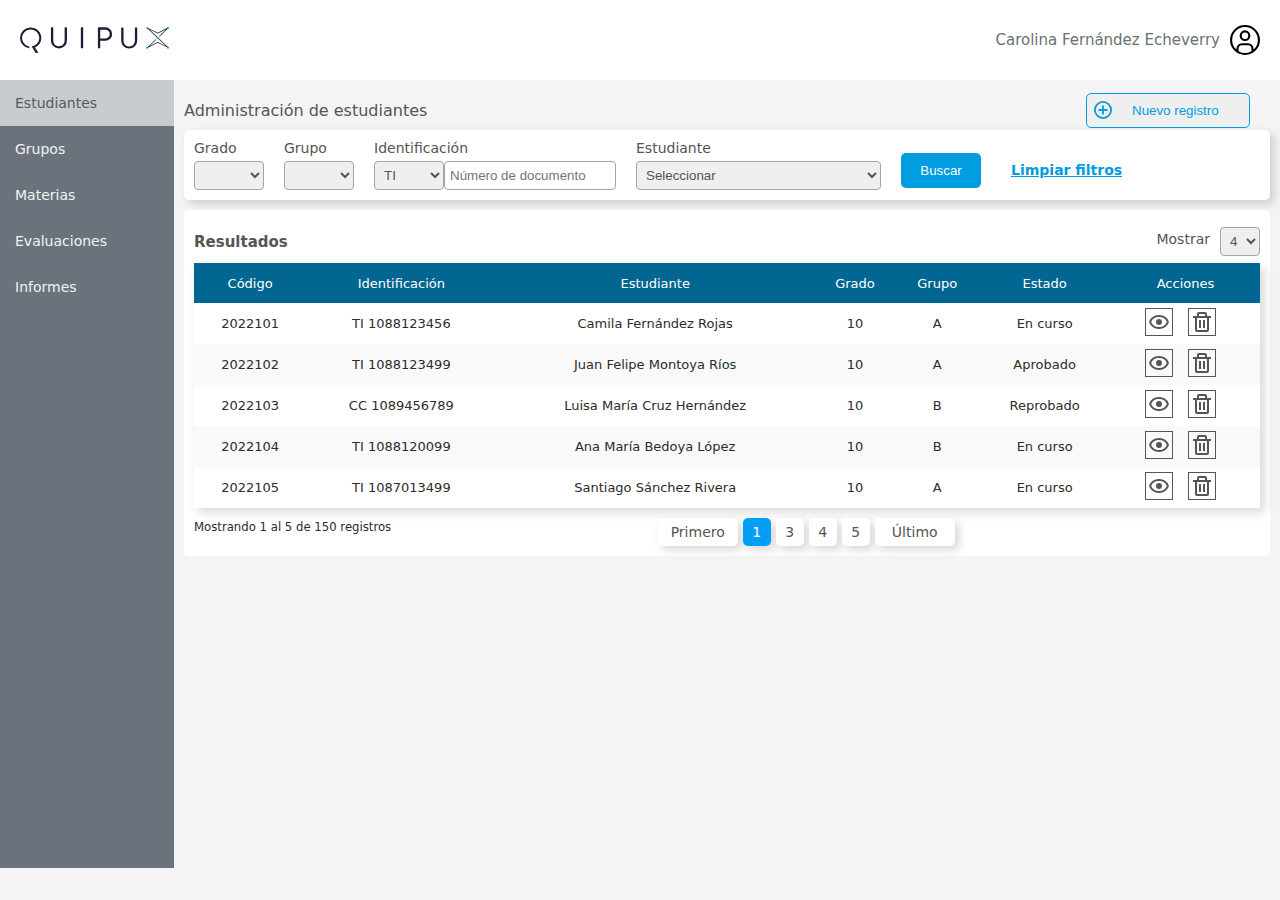
<file: index.html>
<!DOCTYPE html>
<html lang="en">

<head>
    <meta charset="UTF-8">
    <meta name="viewport" content="width=device-width, initial-scale=1.0">
    <title>Estudiantes</title>
    <link rel="stylesheet" href="css/header_nav.css">
    <link rel="stylesheet" href="css/main_forms.css">
    <link rel="stylesheet" href="css/modal_flotante.css">
    <link rel="stylesheet" href="css/tabla_main.css">
</head>

<body>
    <!-- Contendio del header -->
    <header>
        <img src="imagenes/logo-quipux.svg" alt="Logo de Quipux" title="Logo de Quipux" class="logo_quipux">
        <div class="usuario_info">
            <h2>Carolina Fernández Echeverry</h2>
            <img src="imagenes/ic-user-circle.svg" alt="Icono del usuario" title="Logo del usuario"
                class="logo_usuario">
        </div>
    </header>

    <!-- Menu, lo encerre en un div "Container" con el fin de alinearlo con el main-->
    <div class="container">
        <nav>
            <ul>
                <li><a href="index.html" class="active">Estudiantes</a></li>
                <li><a href="#">Grupos</a></li>
                <li><a href="#">Materias</a></li>
                <li><a href="#">Evaluaciones</a></li>
                <li><a href="#">Informes</a></li>
            </ul>
        </nav>

        <!-- Contendio principal (la tabla como tal) -->
        <main>
            <!-- primer apartado, lo encerre en "Agrupador" con el fin de manetener limites y el fondo -->
            <div class="agrupador">
                <div class="superior">
                    <h1>Administración de estudiantes</h1>
                    <button type="button" aria-label="Agregar Nuevo registro" onclick="window.location.href='buscar_estudiante.html'">
                        <img src="imagenes/ic-plus-circle.svg" alt="Agregar nuevo registro" title="Nuevo registro"> Nuevo registro
                    </button>
                    
                </div>

                <!-- Barra de busqueda -->
                <div class="form_contenedor">
                    <form>
                        <div class="grado_contenedor">
                            <label for="grado">Grado</label>
                            <select name="grado" id="grado">
                                <option value="" disabled selected></option>
                                <option value="1">1°</option>
                                <option value="2">2°</option>
                                <option value="3">3°</option>
                            </select>
                        </div>

                        <div class="grupo_contenedor">
                            <label for="grupo">Grupo</label>
                            <select name="grupo" id="grupo">
                                <option value="" disabled selected></option>
                                <option value="A">Grupo A</option>
                                <option value="B">Grupo B</option>
                                <option value="C">Grupo C</option>
                            </select>
                        </div>

                        <div class="documento_contenedor">
                            <label for="documento">Identificación</label>
                            <div>
                                <select name="tipo_documento" id="tipo_documento">
                                    <option value="TI">TI</option>
                                    <option value="CE">CE</option>
                                    <option value="CC">CC</option>
                                </select>
                                <input type="number" name="numero_documento" placeholder="Número de documento">
                            </div>
                        </div>

                        <div class="estudiante_contenedor">
                            <label for="estudiante">Estudiante</label>
                            <select name="estudiante" id="estudiante">
                                <option value="" disabled selected>Seleccionar</option>
                                <option value="1">Juan Pérez</option>
                                <option value="2">María López</option>
                                <option value="3">Carlos Martínez</option>
                                <option value="4">Ana García</option>
                                <option value="5">Luis Fernández</option>
                                <option value="6">Sofía Ramírez</option>
                                <option value="7">Diego Torres</option>
                            </select>
                        </div>

                        <button type="button" aria-label="Buscar registro">Buscar</button>
                        <b><u>Limpiar filtros</u></b>
                    </form>
                </div>

                <!-- Tabla de estudiantes -->
                <div class="contenedor_tabla">
                    <div class="resultados">
                        <h2>Resultados</h2>
                        <div>
                            <label for="reultado">Mostrar</label>
                            <select name="resultado" id="resultado">
                                <option value="1">1</option>
                                <option value="2">2</option>
                                <option value="3">3</option>
                                <option value="4" selected>4</option>
                            </select>
                        </div>
                    </div>

                    <div>
                        <table>
                            <thead>
                                <tr>
                                    <th>Código</th>
                                    <th>Identificación</th>
                                    <th>Estudiante</th>
                                    <th>Grado</th>
                                    <th>Grupo</th>
                                    <th>Estado</th>
                                    <th>Acciones</th>
                                </tr>
                            </thead>
                            <tbody>
                                <tr>
                                    <td>2022101</td>
                                    <td>TI 1088123456</td>
                                    <td>Camila Fernández Rojas</td>
                                    <td>10</td>
                                    <td>A</td>
                                    <td>En curso</td>
                                    <td class="acciones">
                                        <a href="buscar_estudiante.html" class="editar">
                                            <img src="imagenes/ic-show.svg" alt="Ver detalle"
                                                title="Ver detalle de Camila Fernández Rojas">
                                        </a>
                                        <a href="#" class="eliminar" onclick="openModal('a Camila Fernández Rojas')">
                                            <img src="imagenes/ic-trash.svg" alt="Eliminar"
                                                title="Eliminar registro de Camila Fernández Rojas">
                                        </a>
                                    </td>
                                </tr>
                                <tr>
                                    <td>2022102</td>
                                    <td>TI 1088123499</td>
                                    <td>Juan Felipe Montoya Ríos</td>
                                    <td>10</td>
                                    <td>A</td>
                                    <td>Aprobado</td>
                                    <td class="acciones">
                                        <a href="buscar_estudiante.html" class="editar">
                                            <img src="imagenes/ic-show.svg" alt="Ver detalle"
                                                title="Ver detalle de Juan Felipe Montoya Ríos">
                                        </a>
                                        <a href="#" class="eliminar" onclick="openModal(' a Juan Felipe Montoya Ríos')">
                                            <img src="imagenes/ic-trash.svg" alt="Eliminar"
                                                title="Eliminar registro de Juan Felipe Montoya Ríos">
                                        </a>
                                    </td>
                                </tr>
                                <tr>
                                    <td>2022103</td>
                                    <td>CC 1089456789</td>
                                    <td>Luisa María Cruz Hernández</td>
                                    <td>10</td>
                                    <td>B</td>
                                    <td>Reprobado</td>
                                    <td class="acciones">
                                        <a href="buscar_estudiante.html" class="editar">
                                            <img src="imagenes/ic-show.svg" alt="Ver registro"
                                                title="Ver registro de Luisa María Cruz Hernández">
                                        </a>
                                        <a href="#" class="eliminar"
                                            onclick="openModal('a Luisa María Cruz Hernández')">
                                            <img src="imagenes/ic-trash.svg" alt="Eliminar"
                                                title="Eliminar registro de Luisa María Cruz Hernández">
                                        </a>
                                    </td>
                                </tr>
                                <tr>
                                    <td>2022104</td>
                                    <td>TI 1088120099</td>
                                    <td>Ana María Bedoya López</td>
                                    <td>10</td>
                                    <td>B</td>
                                    <td>En curso</td>
                                    <td class="acciones">
                                        <a href="buscar_estudiante.html" class="editar">
                                            <img src="imagenes/ic-show.svg" alt="Ver registro de"
                                                title="Ver registro de Ana María Bedoya López">
                                        </a>
                                        <a href="#" class="eliminar" onclick="openModal('a Ana María Bedoya López')">
                                            <img src="imagenes/ic-trash.svg" alt="Eliminar"
                                                title="Eliminar registro de Ana María Bedoya López">
                                        </a>
                                    </td>
                                </tr>
                                <tr>
                                    <td>2022105</td>
                                    <td>TI 1087013499</td>
                                    <td>Santiago Sánchez Rivera</td>
                                    <td>10</td>
                                    <td>A</td>
                                    <td>En curso</td>
                                    <td class="acciones">
                                        <a href="buscar_estudiante.html" class="editar">
                                            <img src="imagenes/ic-show.svg" alt="Ve registro"
                                                title="Ver registro de Santiago Sánchez Rivera">
                                        </a>
                                        <a href="#" class="eliminar" onclick="openModal('a Santiago Sánchez Rivera')">
                                            <img src="imagenes/ic-trash.svg" alt="Eliminar"
                                                title="Eliminar registro de Santiago Sánchez Rivera">
                                        </a>
                                    </td>
                                </tr>
                            </tbody>
                        </table>
                    </div>

                    <!-- Este apartado es de la ventana flotante cuando se da click a "Eliminar registro" -->
                    <div id="modal" class="modal">
                        <div class="modal_contenedor">
                            <span class="close" onclick="closeModal()">&times;</span>
                            <p id="modal_text"></p>
                            <hr>
                            <p>¿Estás seguro que deseas eliminar el registro del estudiante?</p>
                            <div class="botones">
                                <button onclick="closeModal()" class="btn_no"
                                    aria-label="No, eliminar registro">No</button>
                                <button  onclick="confirmDelete()" class="btn_si" aria-label="Si, eliminar registro">Sí,
                                    eliminar</button>
                            </div>
                        </div>
                    </div>

                    <!-- Esto es lo ultimo que se ve del main (Parte inferior despues de la tabla) -->
                    <div class="inferior">
                        <h3>Mostrando 1 al 5 de 150 registros</h3>

                        <div class="paginacion">
                            <a href="#" class="primero">Primero</a>
                            <a href="#" class="pagina activa">1</a>
                            <a href="#" class="pagina">3</a>
                            <a href="#" class="pagina">4</a>
                            <a href="#" class="pagina">5</a>
                            <a href="#" class="ultimo">Último</a>
                        </div>
                    </div>
                </div>
            </div>
        </main>
    </div>

    <!-- Este scrip es para hacer aparecer y desaparecer el modal -->
    <script src="js/modal_flotante.js"></script>
</body>

</html>
</file>
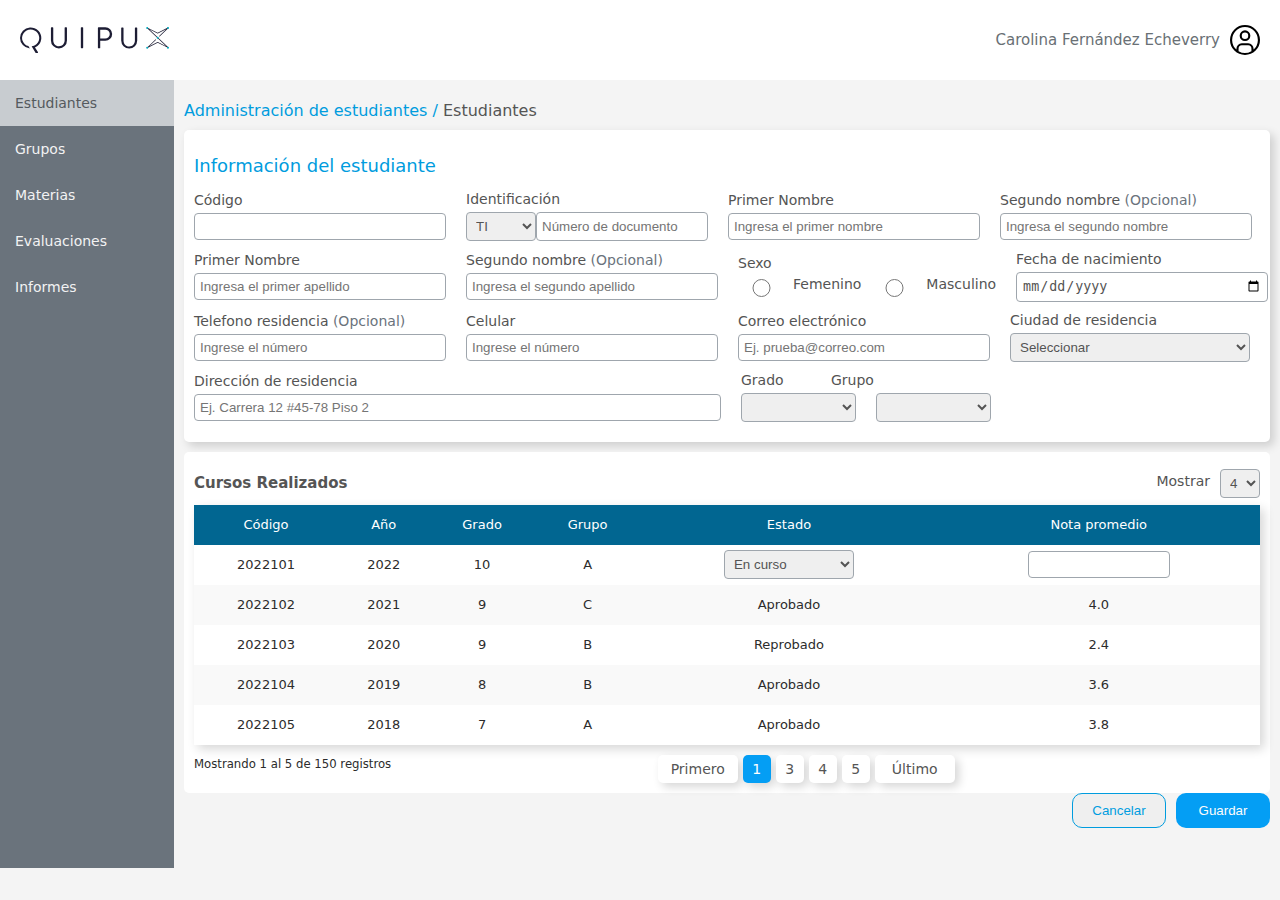
<file: buscar_estudiante.html>
<!DOCTYPE html>
<html lang="en">

<head>
    <meta charset="UTF-8">
    <meta name="viewport" content="width=device-width, initial-scale=1.0">
    <title>Registro Estudiantes</title>
    <link rel="stylesheet" href="css/estilosbuscador.css">
    <link rel="stylesheet" href="css/header_nav.css">
    <link rel="stylesheet" href="css/main_forms.css">
    <link rel="stylesheet" href="css/tabla_main.css">
</head>

<body>
    <!-- Contendio del header -->
    <header>
        <img src="imagenes/logo-quipux.svg" alt="Logo de Quipux" title="Logo de Quipux" class="logo_quipux">
        <div class="usuario_info">
            <h2>Carolina Fernández Echeverry</h2>
            <img src="imagenes/ic-user-circle.svg" alt="Icono del usuario" title="Logo del usuario"
                class="logo_usuario">
        </div>
    </header>

    <!-- Menu, lo encerre en un div "Container" con el fin de alinearlo con el main-->
    <div class="container">
        <nav>
            <ul>
                <li><a href="index.html" class="active">Estudiantes</a></li>
                <li><a href="#">Grupos</a></li>
                <li><a href="#">Materias</a></li>
                <li><a href="#">Evaluaciones</a></li>
                <li><a href="#">Informes</a></li>
            </ul>
        </nav>

        <!-- Contendio principal (la tabla como tal) -->
        <main>
            <!-- primer apartado, lo encerre en "Agrupador" con el fin de manetener limites y el fondo -->
            <div class="agrupador">
                <div class="superior">
                    <h1 id="texto_principal">
                        <span class="administracion">Administración de estudiantes / </span>
                        <span class="estudiantes">Estudiantes</span>
                    </h1>
                </div>

                <!-- Barra de registro -->
                <div class="form_contenedor">
                    <h2>Información del estudiante</h2>
                    <form>
                        <div class="codigo_contenedor">
                            <label for="codigo">Código</label>
                            <input type="number" name="codigo">
                        </div>

                        <div class="documento_contenedor">
                            <label for="documento">Identificación</label>
                            <div>
                                <select name="tipo_documento" id="tipo_documento">
                                    <option value="TI">TI</option>
                                    <option value="CE">CE</option>
                                    <option value="CC">CC</option>
                                </select>
                                <input type="number" name="numero_documento" placeholder="Número de documento">
                            </div>
                        </div>

                        <div class="primer_nombre">
                            <label for="nombre1">Primer Nombre</label>
                            <input type="text" name="nombre1" placeholder="Ingresa el primer nombre">
                        </div>

                        <div class="segundo_nombre">
                            <label for="nombr2">Segundo nombre <span>(Opcional)</span></label>
                            <input type="text" name="nombr2" placeholder="Ingresa el segundo nombre">
                        </div>
                    </form>

                    <form>
                        <div class="primer_apellido">
                            <label for="apellido1">Primer Nombre</label>
                            <input type="text" name="apellido1" placeholder="Ingresa el primer apellido">
                        </div>

                        <div class="segundo_apellido">
                            <label for="apellido2">Segundo nombre <span>(Opcional)</span></label>
                            <input type="text" name="apellido2" placeholder="Ingresa el segundo apellido">
                        </div>

                        <div class="genero_contenedor">
                            <label for="genero">Sexo</label>
                            <div>
                                <input type="radio" name="genero" value="femenino">
                                <label for="femenino">Femenino</label>

                                <input type="radio" name="genero" value="masculino">
                                <label for="masculino">Masculino</label>
                            </div>
                        </div>

                        <div class="contenedor_fecha">
                            <label for="fecha">Fecha de nacimiento</label>
                            <input type="date" name="fecha">
                        </div>
                    </form>

                    <form>
                        <div class="contenedor_telefono">
                            <label for="telefono">Telefono residencia <span>(Opcional)</span></label>
                            <input type="number" name="telefono" placeholder="Ingrese el número">
                        </div>

                        <div class="contenedor_celular">
                            <label for="celular">Celular</label>
                            <input type="number" name="celular" placeholder="Ingrese el número">
                        </div>

                        <div class="contenedor_email">
                            <label for="correo">Correo electrónico</label>
                            <input type="email" name="correo" placeholder="Ej. prueba@correo.com">
                        </div>

                        <div class="contenedor_residencia">
                            <label for="residencia">Ciudad de residencia</label>
                            <select name="residencia" id="residencia">
                                <option value="" disabled selected>Seleccionar</option>
                                <option value="bogota">Bogotá</option>
                                <option value="medellin">Medellín</option>
                                <option value="cali">Cali</option>
                                <option value="barranquilla">Barranquilla</option>
                                <option value="cartagena">Cartagena</option>
                            </select>
                        </div>
                    </form>

                    <form>
                        <div class="contenedor_direccion">
                            <label for="direccion">Dirección de residencia</label>
                            <input type="text" name="direccion" placeholder="Ej. Carrera 12 #45-78 Piso 2">
                        </div>

                        <div class="grado_contenedor">
                            <label for="grado">Grado</label>
                            <select name="grado" id="grado">
                                <option value="" disabled selected></option>
                                <option value="1">1°</option>
                                <option value="2">2°</option>
                                <option value="3">3°</option>
                            </select>
                        </div>

                        <div class="grupo_contenedor">
                            <label for="grupo">Grupo</label>
                            <select name="grupo" id="grupo">
                                <option value="" disabled selected></option>
                                <option value="A">Grupo A</option>
                                <option value="B">Grupo B</option>
                                <option value="C">Grupo C</option>
                            </select>
                        </div>
                    </form>
                </div>

                <!-- Tabla de estudiantes -->
                <div class="contenedor_tabla">
                    <div class="resultados">
                        <h2>Cursos Realizados</h2>
                        <div>
                            <label for="reultado">Mostrar</label>
                            <select name="resultado" id="resultado">
                                <option value="1">1</option>
                                <option value="2">2</option>
                                <option value="3">3</option>
                                <option value="4" selected>4</option>
                            </select>
                        </div>
                    </div>

                    <div>
                        <table>
                            <thead>
                                <tr>
                                    <th>Código</th>
                                    <th>Año</th>
                                    <th>Grado</th>
                                    <th>Grupo</th>
                                    <th>Estado</th>
                                    <th>Nota promedio</th>
                                </tr>
                            </thead>
                            <tbody>
                                <tr>
                                    <td>2022101</td>
                                    <td>2022</td>
                                    <td>10</td>
                                    <td>A</td>
                                    <td>
                                        <select name="estado">
                                            <option value="en curso" selected>En curso</option>
                                            <option value="aprobado">Aprobado</option>
                                            <option value="reprobado">Reprobado</option>
                                        </select>
                                    </td>
                                    <td>
                                        <input type="number" name="nota" id="nota">
                                    </td>
                                </tr>
                                <tr>
                                    <td>2022102</td>
                                    <td>2021</td>
                                    <td>9</td>
                                    <td>C</td>
                                    <td>Aprobado</td>
                                    <th>4.0</th>
                                </tr>
                                <tr>
                                    <td>2022103</td>
                                    <td>2020</td>
                                    <td>9</td>
                                    <td>B</td>
                                    <td>Reprobado</td>
                                    <th>2.4</th>
                                </tr>
                                <tr>
                                    <td>2022104</td>
                                    <td>2019</td>
                                    <td>8</td>
                                    <td>B</td>
                                    <td>Aprobado</td>
                                    <th>3.6</th>
                                </tr>
                                <tr>
                                    <td>2022105</td>
                                    <td>2018</td>
                                    <td>7</td>
                                    <td>A</td>
                                    <td>Aprobado</td>
                                    <th>3.8</th>
                                </tr>
                            </tbody>
                        </table>

                        <!-- Esto es lo ultimo que se ve del main (Parte inferior despues de la tabla) -->
                        <div class="inferior">
                            <h3>Mostrando 1 al 5 de 150 registros</h3>

                            <div class="paginacion">
                                <a href="#" class="primero">Primero</a>
                                <a href="#" class="pagina activa">1</a>
                                <a href="#" class="pagina">3</a>
                                <a href="#" class="pagina">4</a>
                                <a href="#" class="pagina">5</a>
                                <a href="#" class="ultimo">Último</a>
                            </div>
                        </div>
                    </div>
                </div>
            </div>

            <!-- Botonoes de la parte inferior derecha dle main -->
            <div class="butonns">
                <button type="button" class="btn_cancelar" aria-label="Boton para cancelar">Cancelar</button>
                <button type="button" class="btn_guardar" aria-label="Boton para guardar">Guardar</button>
            </div>
        </main>
    </div>
</body>

</html>
</file>
<file: css/header_nav.css>
body {
    margin: 0;
    padding: 0;
    background-color: #F4F4F4;
    font-size: 10px;
    font-family: system-ui, -apple-system, BlinkMacSystemFont, 'Segoe UI', Roboto, Oxygen, Ubuntu, Cantarell, 'Open Sans', 'Helvetica Neue', sans-serif;
}

/* Estilos al encabezado, logo, nombre y perfil */
header {
    display: flex;
    justify-content: space-between;
    align-items: center;
    padding: 20px;
    background-color: #FFFFFF;
    height: 40px;
}

.logo_quipux {
    width: 12%;
    height: auto;
}

.usuario_info {
    display: flex;
    align-items: center;
}

.usuario_info h2 {
    margin-right: 10px;
    font: normal normal medium 14px/18px Montserrat;
    color: #697075;
    font-weight: normal;
}

.logo_usuario {
    width: 30px;
    height: auto;
}

/* Estilos a la barra de navegacion */
nav {
    margin: 0;
    background-color: #6A737C;
    width: 270px;
    height: 87.5vh;
    /* Esto lo hice para que ocupe toda la ventana pero no agregue scroll (tener en cuenta para responsive*/
    position: relative;
}

nav ul {
    list-style-type: none;
    padding: 0;
    margin: 0;
}

nav ul li {
    padding: 0;
}

nav ul li a {
    display: block;
    padding: 15px;
    color: #F2F2F3;
    font-size: 14px;
    text-decoration: none;
    background-color: #6A737C;
    transition: background-color 0.3s ease;
}

nav ul li a:hover {
    background-color: #C8CCD0;
    color: #555A5E;
}

nav ul li a.active {
    background-color: #C8CCD0;
    color: #555A5E;
}
</file>
<file: css/main_forms.css>
/* El container lo que hace es que el nav y el main esten uno al lado del otro */
.container {
    display: flex;
}

/* El agrupador hace que los elementos dentro del main, mantengan las mismas distancias y margenes */
.agrupador {
    margin: 10px, 10px, 10px, 0px;
}

main {
    padding: 10px;
}

/* Estilos para la primer fila del main */
.superior {
    display: flex;
    align-items: center;
    width: 100%;
}

.superior h1 {
    color: #555555;
    font-weight: normal;
    font-size: 16px;
}

.superior button {
    position: absolute;
    display: flex;
    gap: 20px;
    align-items: center;
    right: 30px;
    padding: 7px;
    border-radius: 5px;
    border: 1px solid #009CDE;
    color: #009DE0;
    cursor: pointer;
    width: 164px;
    height: 35px;
}

/* Estilos para la segunda fila del main (Barra de filtros)*/
.form_contenedor {
    top: 124px;
    left: 275px;
    width: 1066px;
    border-radius: 3px;
    background-color: #FFFFFF;
    padding: 10px;
    border-radius: 5px;
    box-shadow: 4px 4px 10px #00000029;
}

.form_contenedor form {
    display: flex;
    gap: 20px;
    align-items: center;
}

/* Aca ajusto los tamoños del grupo, grado y tipo de documento */
.grado_contenedor,
.grupo_contenedor,
.documento_contenedor select {
    width: 70px;
}

/* Con esto logro que el select y el input quede uno al lado del otro */
.documento_contenedor div {
    display: flex;
}

/* Esto hace que los label queden encima de los input y el select */
label {
    color: #545454;
    font-size: 14px;
    display: block;
    margin-bottom: 5px;
}

.documento_contenedor input {
    width: 160px;
}

.estudiante_contenedor {
    width: 245px;
}

select,
input {
    width: 100%;
    padding: 5px;
    border: 1px solid #9FA6AD;
    border-radius: 4px;
    color: #545454;
    ;
}

.form_contenedor button {
    width: 80px;
    height: 35px;
    background-color: #009DE0;
    color: #FCFCFC;
    border-radius: 5px;
    border: none;
    margin-top: 10px;
}

.form_contenedor u {
    color: #009CDE;
    font-size: 14px;
    margin-top: 10px;
    margin-left: 10px;
    display: inline-block;
}
</file>
<file: css/modal_flotante.css>
.modal {
    display: none;     /* Oculta por defecto */
    position: fixed;     /* Lo pone de manera fija */
    z-index: 1;     /*Esto lo que hace es que se pone encima de los contenidos   */
    left: 0;
    top: 0;
    width: 100%;
    height: 100%;
    background-color: rgba(0, 0, 0, 0.6);
}

/* El modal es la ventana flotante que aparece al dar en eliminar */
.modal_contenedor {
    background-color: #FFFFFF;
    margin: 15% auto;
    padding: 15px;
    width: 335px;
    height: 175px;
    font-size: 18px;
    border: 1px solid #0000003B;
    color: #2C2C2C;
    font-weight: normal;
}

/* Boton de cerar "X" */
.close {
    color: #aaa;
    float: right;
    font-size: 20px;
    font-weight: bold;
    cursor: pointer;
}

/* Estilos de botonos "Eliminar y no eliminar" */
.botones {
    display: flex;
    justify-content: flex-end;
    gap: 20px;
}

.btn_no {
    width: 50px;
    height: 35px;
    font-size: 14px;
    border-radius: 5px;
    border: 1px solid #009CDE;
    color: #009DE0;
}

.btn_si {
    width: 110px;
    height: 35px;
    font-size: 14px;
    background-color: #009CDE;
    color: #FCFCFC;
    border: none;
    border-radius: 5px;
}
</file>
<file: css/tabla_main.css>
/* Estilos de la tabla del main */
.contenedor_tabla {
    margin-top: 10px;
    top: 124px;
    left: 275px;
    width: 1066px;
    border-radius: 3px;
    background-color: #FFFFFF;
    padding: 10px;
    border-radius: 5px;
}

.resultados {
    display: flex;
    justify-content: space-between;
    align-items: center;
    text-align: end;
}

.resultados h2 {
    color: #555555;
    font: normal normal medium 18px/20px Montserrat;
}

.resultados div {
    display: flex;
    gap: 10px;
    align-items: center;
}

table {
    width: 100%;
    border-collapse: collapse;
    box-shadow: 4px 4px 10px #00000029;
    color: #2C2C2C;
}

thead {
    background-color: #016691;
    color: #FFFFFF;
    font-size: 15px;
}

th,
td {
    font-size: 13px;
    border: none;
    padding: 5px;
    text-align: center;
    height: 30px;
    font-weight: normal;
}

tbody tr:nth-child(even) {
    background-color: #F9F9F9;
    /* Esto hace que el color sea en filas alternas */
}

tbody tr:hover {
    background-color: #e6f7ff;
}

.acciones a img {
    width: 20px;
    height: 20px;
    margin-right: 10px;
    border: 1px solid #555555;
    padding: 3px;
    transition: 0.5s;
}

.acciones a img:hover {
    width: 23px;
    height: 23px;
}

.acciones a {
    text-decoration: none;
}

/* Estos son estilos despues de la tabla */
.inferior {
    display: flex;
    gap: 25%;
    align-items: center;
}

.inferior h3 {
    color: #2C2C2C;
    font-weight: normal;
    opacity: 1;
}

.paginacion {
    display: flex;
    justify-content: center;
    align-items: center;
    margin-top: 10px;
    gap: 5px;
}

.paginacion a {
    font-size: 14px;
    text-decoration: none;
    color: #555555;
    padding: 10px;
    width: 8px;
    height: 8px;
    display: flex;
    justify-content: center;
    align-items: center;
    border-radius: 5px;
    background-color: #FFFFFF;
    box-shadow: 4px 4px 10px #00000029;
}

.paginacion .activa {
    background-color: #049EF4;
    color: #FFFFFF;
    border: none;
}

.paginacion .primero,
.paginacion .ultimo {
    width: 60px;
    padding: 10px;
}
</file>
<file: css/estilosbuscador.css>
/* Los estilos de este archivo, seran estilos complementarios para el html "buscar_estudiante.html */
.administracion {
    color: #009CDE;
    font-size: 16px;
    font-weight: normal;
}

.estudiantes {
    color: #555555;
    font-size: 16px;
    font-weight: normal;
}

/* Estilos del primer bloque del registro de un estudiante */
.form_contenedor form {
    margin-bottom: 10px;
}

.form_contenedor placeholder,
.form_contenedor span {
    color: #6A737C;
}

.form_contenedor label {
    color: #545454;
}

.form_contenedor h2 {
    color: #009CDE;
    font-size: 18px;
    font-weight: normal;
}

.genero_contenedor div {
    display: flex;
    gap: 10px;
}

input[type="number"],
input[type="text"],
input[type="date"],
input[type="email"],
select[name="residencia"] {
    width: 240px;
}

input[type="radio"] {
    width: 37px;
}

.contenedor_direccion input {
    width: 515px;
}

.grado_contenedor select {
    width: 115px;
}

.grupo_contenedor select {
    width: 115px;
    margin-left: 45px;
}

/* Pequeños estilos para los inputs de la tabla  */
table select,
#nota {
    width: 130px;
}

/* Contenedor de los botones */
.butonns {
    display: flex;
    justify-content: flex-end;
    gap: 10px;
}

/* Estilos de los botones */
.btn_cancelar {
    border: 1px solid #009CDE;
    color: #009DE0;
    width: 94px;
    height: 35px;
    border-radius: 10px;
}

.btn_guardar {
    background-color: #049EF4;
    border: none;
    width: 94px;
    height: 35px;
    border-radius: 10px;
    color: #FCFCFC;
}
</file>
